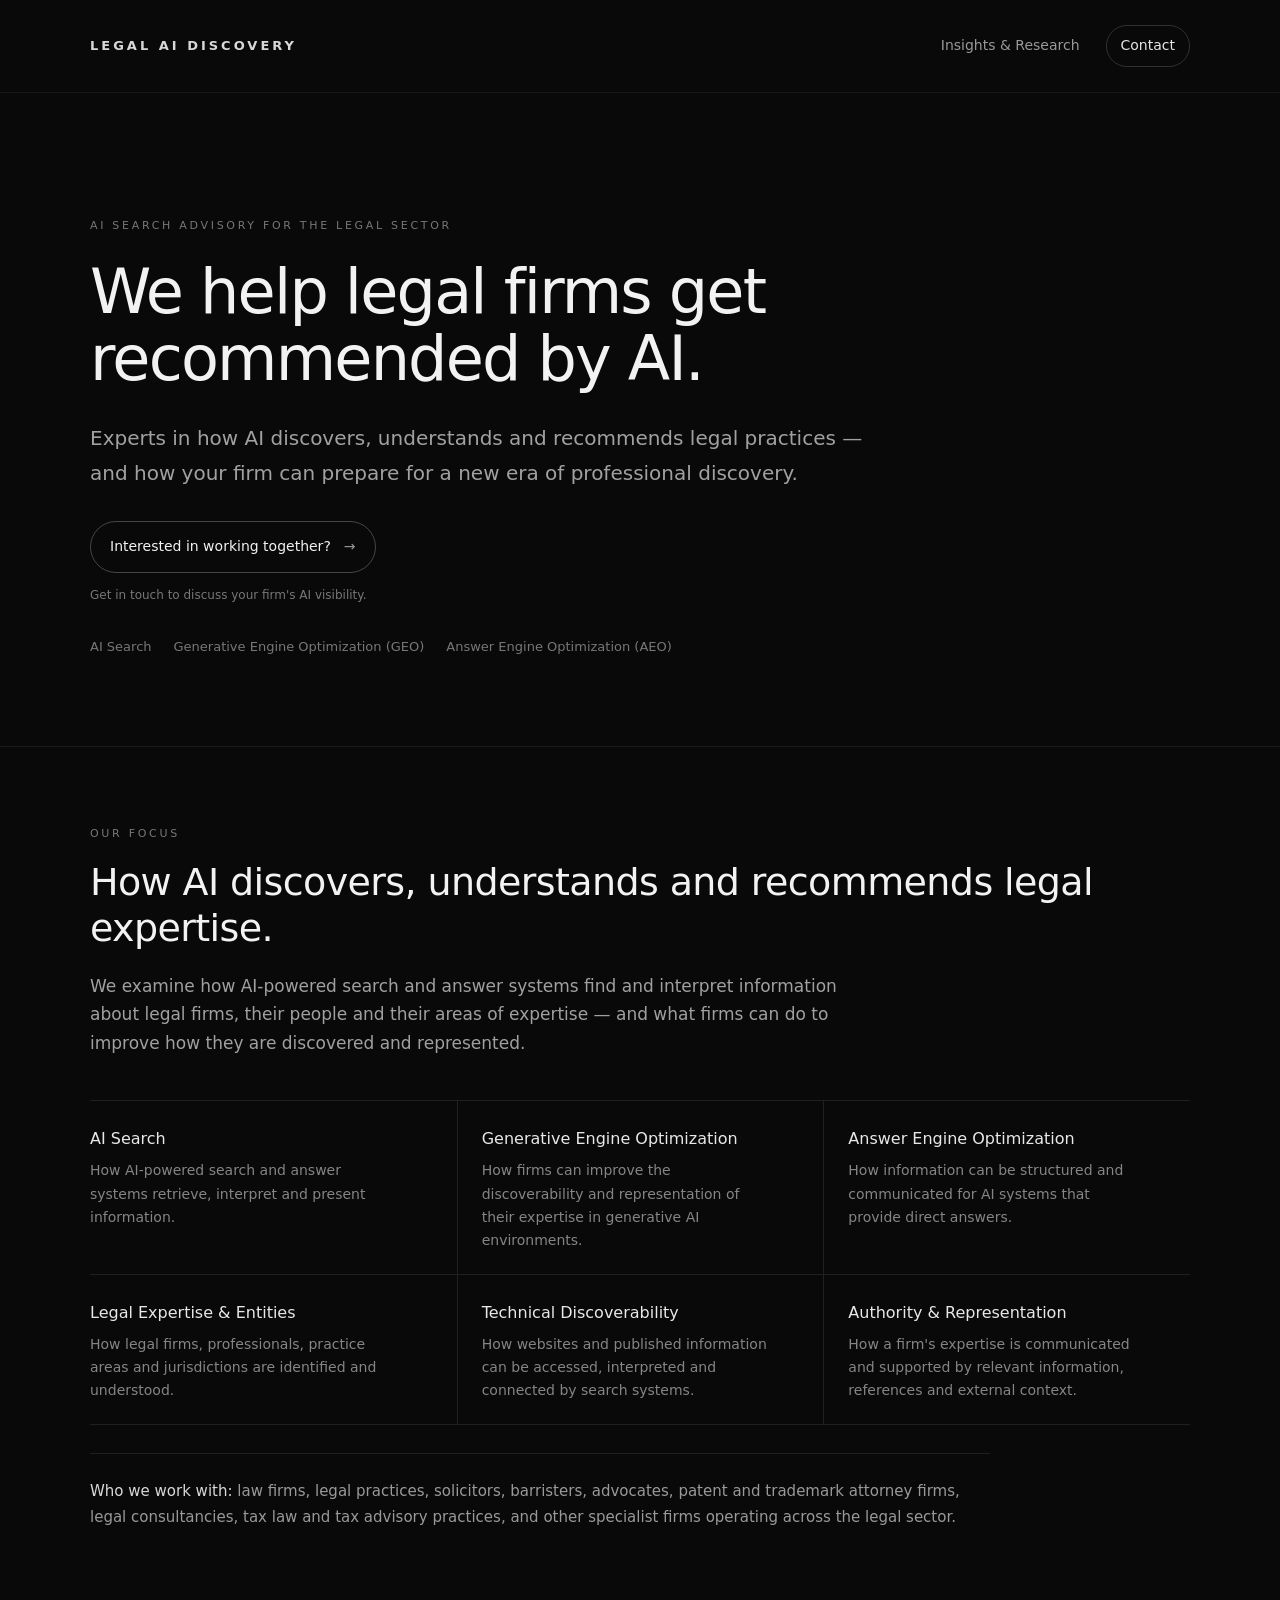
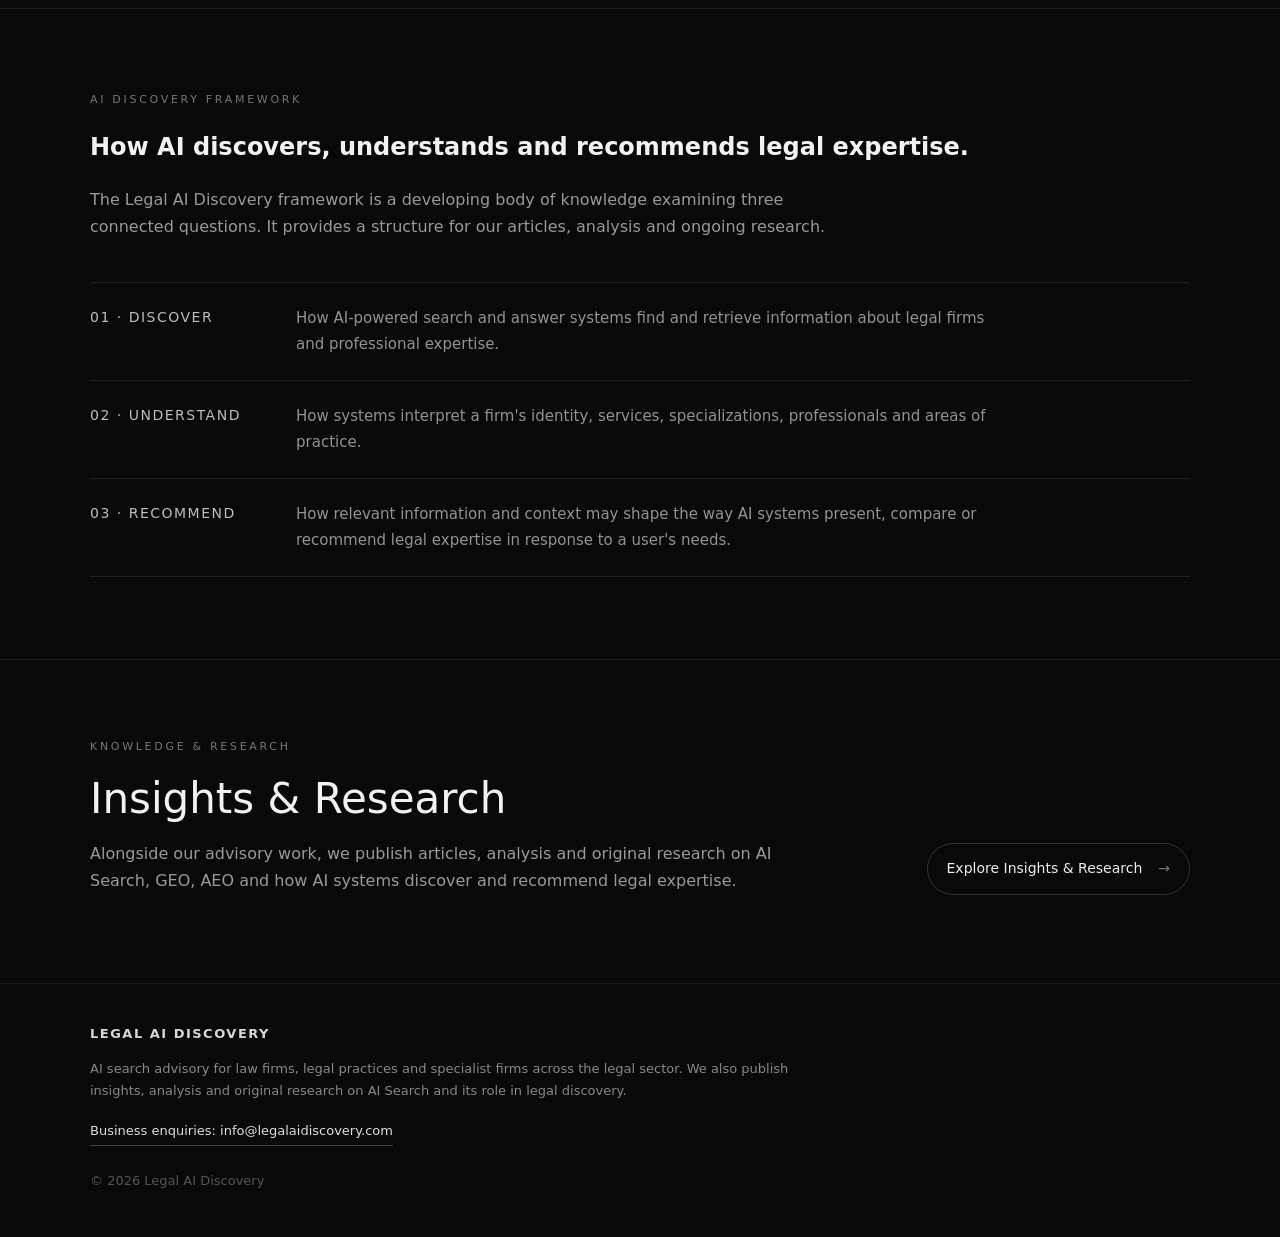
<file: index.html>
<!DOCTYPE html>
<html lang="en">
<head>
<meta charset="UTF-8">
<meta name="viewport" content="width=device-width, initial-scale=1.0">
<meta name="description" content="Legal AI Discovery provides AI Search advisory for legal firms, helping them improve how their expertise is discovered and represented by AI systems. The website also publishes insights and research on AI Search in the legal sector.">
<meta name="robots" content="index, follow">
<link rel="canonical" href="https://legalaidiscovery.com/">
<meta property="og:type" content="website">
<meta property="og:title" content="Legal AI Discovery | AI Search Advisory for the Legal Sector">
<meta property="og:description" content="AI Search advisory for legal firms, alongside insights and research on how AI discovers, understands and recommends legal expertise.">
<meta property="og:url" content="https://legalaidiscovery.com/">
<title>Legal AI Discovery | AI Search Advisory for the Legal Sector</title>

<script type="application/ld+json">
{
  "@context": "https://schema.org",
  "@graph": [
    {
      "@type": "Organization",
      "@id": "https://legalaidiscovery.com/#organization",
      "name": "Legal AI Discovery",
      "url": "https://legalaidiscovery.com/",
      "description": "Legal AI Discovery provides AI Search advisory for legal firms and publishes insights, analysis and research on how AI systems discover, understand and recommend legal expertise.",
      "email": "info@legalaidiscovery.com",
      "contactPoint": {
        "@type": "ContactPoint",
        "contactType": "Business enquiries",
        "email": "info@legalaidiscovery.com",
        "availableLanguage": "English"
      },
      "knowsAbout": [
        "AI Search",
        "Generative Engine Optimization (GEO)",
        "Answer Engine Optimization (AEO)",
        "AI recommendations for law firms",
        "AI discovery of legal expertise",
        "Legal entity and expertise representation",
        "Technical discoverability",
        "AI Search and the legal sector"
      ]
    },
    {
      "@type": "WebSite",
      "@id": "https://legalaidiscovery.com/#website",
      "url": "https://legalaidiscovery.com/",
      "name": "Legal AI Discovery",
      "publisher": {
        "@id": "https://legalaidiscovery.com/#organization"
      },
      "inLanguage": "en"
    }
  ]
}
</script>

<style>
*{margin:0;padding:0;box-sizing:border-box}
:root{color-scheme:dark}
html{scroll-behavior:smooth}
body{background:#090909;color:#f2f2f2;font-family:Inter,system-ui,-apple-system,BlinkMacSystemFont,"Segoe UI",sans-serif;line-height:1.7}
a{color:inherit}
.container{width:min(92%,1100px);margin:auto}
header{border-bottom:1px solid #181818}
.nav{display:flex;justify-content:space-between;align-items:center;padding:25px 0;gap:24px}
.logo{font-size:13px;letter-spacing:3px;text-transform:uppercase;color:#d8d8d8;font-weight:600;text-decoration:none;white-space:nowrap}
.menu{display:flex;gap:26px;align-items:center}
.menu a{text-decoration:none;color:#999;font-size:14px;transition:color .2s ease}
.menu a:hover{color:#f2f2f2}
.menu a.contact-link{color:#e5e5e5;border:1px solid #303030;padding:8px 14px;border-radius:999px}
.menu a.contact-link:hover{background:#151515;border-color:#555}
.hero{padding:clamp(76px,11vw,124px) 0 88px}
.eyebrow,.section-label{font-size:11px;letter-spacing:2.7px;text-transform:uppercase;color:#777}
.eyebrow{margin-bottom:24px}
.hero h1{font-size:clamp(39px,6vw,62px);font-weight:500;line-height:1.08;letter-spacing:-1.8px;max-width:900px}
.hero p{margin-top:28px;max-width:790px;font-size:clamp(17px,2vw,20px);line-height:1.75;color:#a1a1a1}
.hero-cta{display:inline-flex;align-items:center;gap:13px;margin-top:30px;padding:13px 19px;border:1px solid #454545;border-radius:999px;text-decoration:none;color:#f2f2f2;font-size:14px;transition:background .2s ease,border-color .2s ease}
.hero-cta:hover{background:#151515;border-color:#777}
.hero-cta span{color:#999}
.hero-cta-note{display:block;margin-top:12px;color:#777;font-size:12px}
.hero-meta{display:flex;flex-wrap:wrap;gap:10px 22px;margin-top:30px;color:#777;font-size:13px}
.hero-meta span{white-space:nowrap}
.divider{border-top:1px solid #1a1a1a}
.section{padding:78px 0}
.section-label{margin-bottom:17px}
.section h2{font-size:clamp(27px,3.5vw,38px);font-weight:500;line-height:1.2;letter-spacing:-.6px;margin-bottom:20px}
.section-intro{max-width:790px;color:#a0a0a0;font-size:17px}
.focus-grid{display:grid;grid-template-columns:repeat(3,1fr);gap:0;margin-top:42px;border-top:1px solid #202020}
.focus-item{padding:24px 24px 22px 0;border-bottom:1px solid #202020}
.focus-item:nth-child(3n+2),.focus-item:nth-child(3n+3){padding-left:24px;border-left:1px solid #202020}
.focus-item h3{font-size:16px;font-weight:500;color:#e8e8e8;margin-bottom:7px}
.focus-item p{font-size:14px;line-height:1.65;color:#858585;max-width:290px}
.audience{margin-top:28px;padding-top:25px;border-top:1px solid #202020;color:#999;max-width:900px;font-size:15px}
.audience strong{color:#d8d8d8;font-weight:500}
.framework{padding:82px 0}
.framework-intro{max-width:780px;color:#999;margin:18px 0 42px;font-size:16px}
.framework-list{border-top:1px solid #202020}
.framework-item{display:grid;grid-template-columns:180px 1fr;gap:26px;padding:23px 0;border-bottom:1px solid #202020}
.framework-item h3{font-size:14px;letter-spacing:1.5px;text-transform:uppercase;font-weight:500;color:#bdbdbd}
.framework-item p{color:#929292;font-size:15px;max-width:690px}
.publication{padding:78px 0 88px}
.publication-inner{display:flex;justify-content:space-between;align-items:flex-end;gap:40px}
.publication-copy{max-width:720px}
.publication h2{font-size:clamp(29px,4vw,42px);font-weight:500;line-height:1.2;margin:16px 0}
.publication p{font-size:16px;color:#999;max-width:700px}
.publication-link{display:inline-flex;align-items:center;gap:16px;flex-shrink:0;margin-top:24px;padding:13px 19px;border:1px solid #333;border-radius:999px;text-decoration:none;color:#eee;font-size:14px;transition:background .2s ease,border-color .2s ease}
.publication-link:hover{background:#121212;border-color:#555}
.publication-link span{color:#777}
footer{border-top:1px solid #181818}
.footer{padding:39px 0 45px;color:#777;font-size:13px}
.footer-name{color:#d7d7d7;font-size:13px;letter-spacing:1.5px;text-transform:uppercase;font-weight:600}
.footer-description{margin-top:13px;max-width:700px;color:#888}
.footer-contact{display:inline-block;margin-top:18px;color:#dedede;text-decoration:none;border-bottom:1px solid #444;padding-bottom:3px}
.footer-contact:hover{color:#fff;border-color:#888}
.copyright{margin-top:24px;color:#555}
@media(max-width:700px){
  .nav{padding:21px 0;align-items:flex-start;flex-direction:column;gap:14px}
  .menu{gap:20px}
  .hero{padding:70px 0 65px}
  .focus-grid{grid-template-columns:1fr}
  .focus-item,.focus-item:nth-child(3n+2),.focus-item:nth-child(3n+3){padding:20px 0;border-left:0}
  .framework-item{grid-template-columns:1fr;gap:7px;padding:20px 0}
  .publication-inner{display:block}
  .section,.framework,.publication{padding:62px 0}
}
</style>
</head>
<body>

<header>
  <div class="container nav">
    <a class="logo" href="/" aria-label="Legal AI Discovery home">LEGAL AI DISCOVERY</a>
    <nav class="menu" aria-label="Main navigation">
      <a href="/insights/">Insights &amp; Research</a>
      <a class="contact-link" href="mailto:info@legalaidiscovery.com?subject=Enquiry%20-%20Legal%20AI%20Discovery">Contact</a>
    </nav>
  </div>
</header>

<main>
  <section class="hero">
    <div class="container">
      <div class="eyebrow">AI Search Advisory for the Legal Sector</div>
      <h1>We help legal firms get recommended by AI.</h1>
      <p>
        Experts in how AI discovers, understands and recommends legal practices — and how your firm can prepare for a new era of professional discovery.
      </p>
      <a class="hero-cta" href="mailto:info@legalaidiscovery.com?subject=Enquiry%20-%20Legal%20AI%20Discovery">Interested in working together? <span>→</span></a>
      <span class="hero-cta-note">Get in touch to discuss your firm's AI visibility.</span>
      <div class="hero-meta" aria-label="Areas of focus">
        <span>AI Search</span>
        <span>Generative Engine Optimization (GEO)</span>
        <span>Answer Engine Optimization (AEO)</span>
      </div>
    </div>
  </section>

  <div class="divider"></div>

  <section class="section">
    <div class="container">
      <div class="section-label">Our Focus</div>
      <h2>How AI discovers, understands and recommends legal expertise.</h2>
      <p class="section-intro">
        We examine how AI-powered search and answer systems find and interpret information about legal firms, their people and their areas of expertise — and what firms can do to improve how they are discovered and represented.
      </p>

      <div class="focus-grid">
        <div class="focus-item">
          <h3>AI Search</h3>
          <p>How AI-powered search and answer systems retrieve, interpret and present information.</p>
        </div>
        <div class="focus-item">
          <h3>Generative Engine Optimization</h3>
          <p>How firms can improve the discoverability and representation of their expertise in generative AI environments.</p>
        </div>
        <div class="focus-item">
          <h3>Answer Engine Optimization</h3>
          <p>How information can be structured and communicated for AI systems that provide direct answers.</p>
        </div>
        <div class="focus-item">
          <h3>Legal Expertise &amp; Entities</h3>
          <p>How legal firms, professionals, practice areas and jurisdictions are identified and understood.</p>
        </div>
        <div class="focus-item">
          <h3>Technical Discoverability</h3>
          <p>How websites and published information can be accessed, interpreted and connected by search systems.</p>
        </div>
        <div class="focus-item">
          <h3>Authority &amp; Representation</h3>
          <p>How a firm's expertise is communicated and supported by relevant information, references and external context.</p>
        </div>
      </div>

      <p class="audience">
        <strong>Who we work with:</strong> law firms, legal practices, solicitors, barristers, advocates, patent and trademark attorney firms, legal consultancies, tax law and tax advisory practices, and other specialist firms operating across the legal sector.
      </p>
    </div>
  </section>

  <div class="divider"></div>

  <section class="framework">
    <div class="container">
      <div class="section-label">AI Discovery Framework</div>
      <h2>How AI discovers, understands and recommends legal expertise.</h2>
      <p class="framework-intro">
        The Legal AI Discovery framework is a developing body of knowledge examining three connected questions. It provides a structure for our articles, analysis and ongoing research.
      </p>

      <div class="framework-list">
        <div class="framework-item">
          <h3>01 · Discover</h3>
          <p>How AI-powered search and answer systems find and retrieve information about legal firms and professional expertise.</p>
        </div>
        <div class="framework-item">
          <h3>02 · Understand</h3>
          <p>How systems interpret a firm's identity, services, specializations, professionals and areas of practice.</p>
        </div>
        <div class="framework-item">
          <h3>03 · Recommend</h3>
          <p>How relevant information and context may shape the way AI systems present, compare or recommend legal expertise in response to a user's needs.</p>
        </div>
      </div>
    </div>
  </section>

  <div class="divider"></div>

  <section class="publication">
    <div class="container publication-inner">
      <div class="publication-copy">
        <div class="section-label">Knowledge &amp; Research</div>
        <h2>Insights &amp; Research</h2>
        <p>
          Alongside our advisory work, we publish articles, analysis and original research on AI Search, GEO, AEO and how AI systems discover and recommend legal expertise.
        </p>
      </div>
      <a class="publication-link" href="/insights/">Explore Insights &amp; Research <span>→</span></a>
    </div>
  </section>
</main>

<footer>
  <div class="container footer">
    <div class="footer-name">Legal AI Discovery</div>
    <p class="footer-description">
      AI search advisory for law firms, legal practices and specialist firms across the legal sector. We also publish insights, analysis and original research on AI Search and its role in legal discovery.
    </p>
    <a class="footer-contact" href="mailto:info@legalaidiscovery.com?subject=Business%20enquiry%20-%20Legal%20AI%20Discovery">Business enquiries: info@legalaidiscovery.com</a>
    <div class="copyright">© 2026 Legal AI Discovery</div>
  </div>
</footer>

</body>
</html>
</file>
